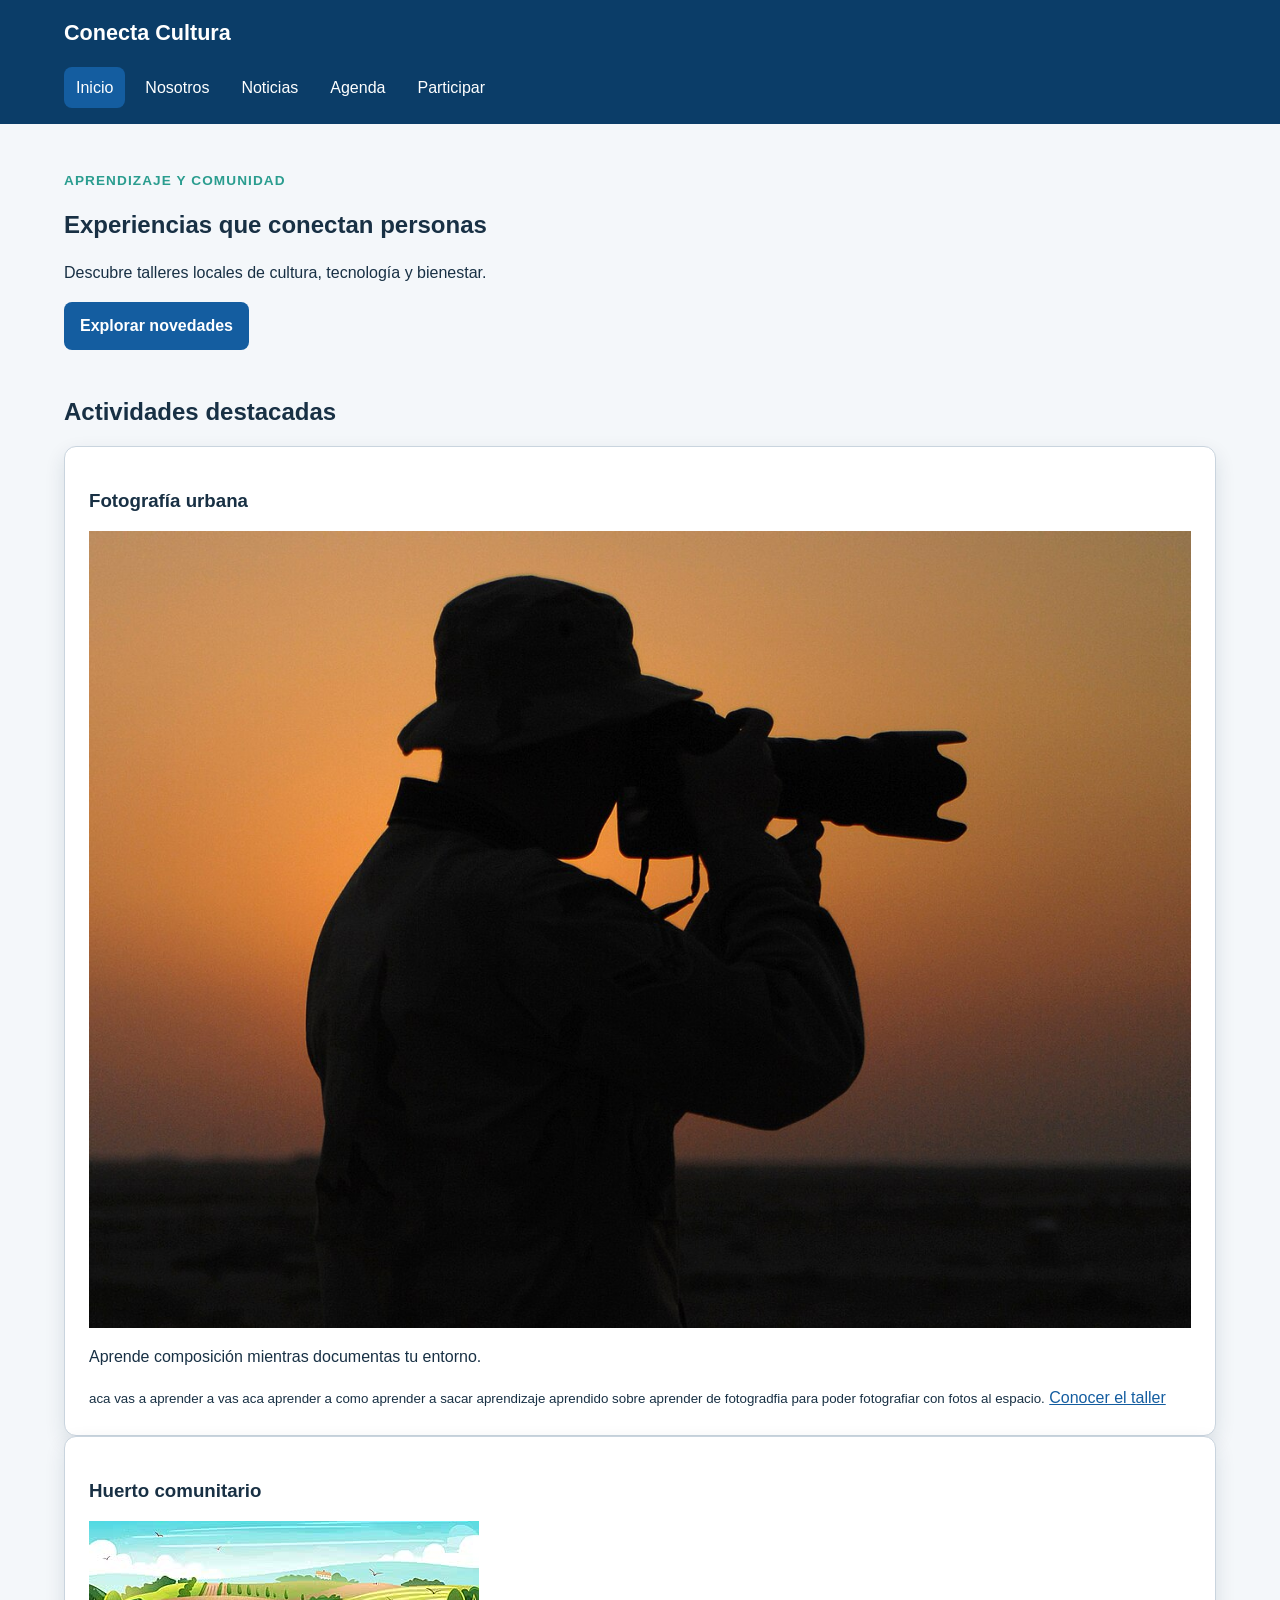
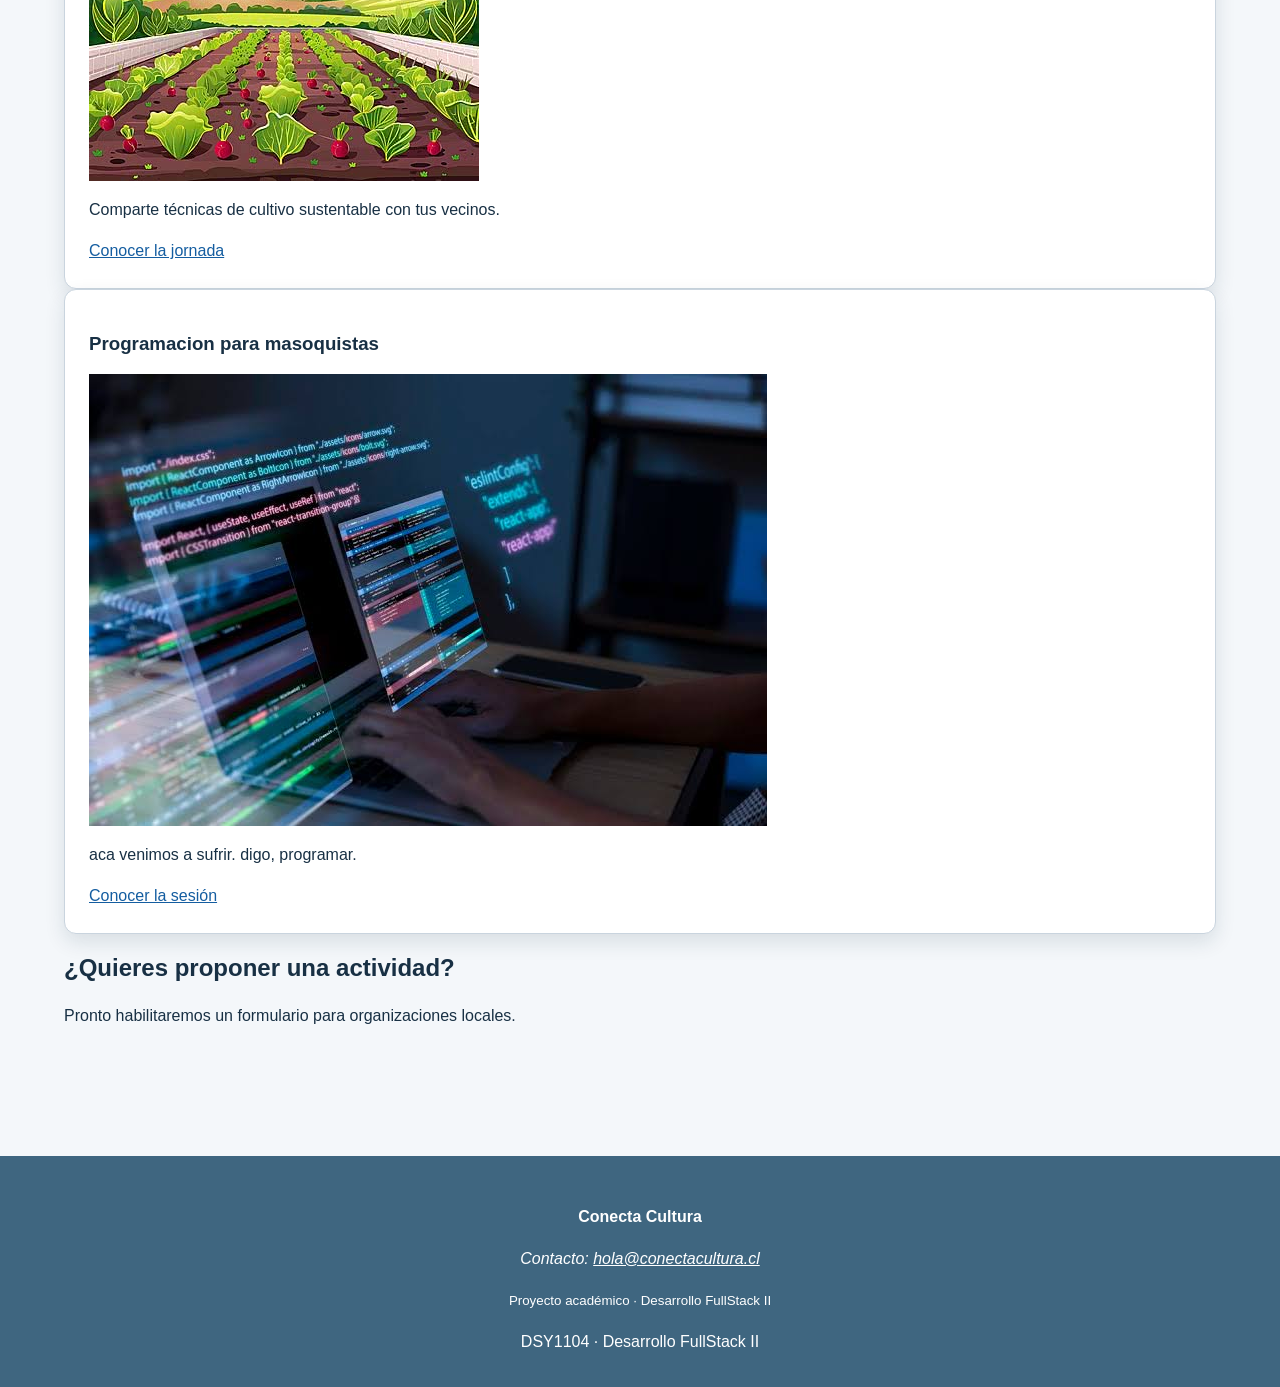
<file: index.html>
<!DOCTYPE html>
<html lang="es">
    <head>
        <meta charset="UTF-8">
        <meta name="viewport" content="width=device-width, initial-scale=1.0">
        <meta name="description" content="Talleres y actividades de Conecta Cultura">
        <title>Inicio | Conecta Cultura</title>
        <link rel="stylesheet" href="assets/css/estilos.css">
    </head>

    <body>
        <a class="salto-contenido" href="#contenido-principal">
            Ir al contenido
        </a>

        <header class="cabecera-sitio">
            <a class="marca" href="index.html">Conecta Cultura</a>

            <nav aria-label="Navegación principal">
                <ul class="menu">
                    <li><a href="index.html" aria-current="page">Inicio</a></li>
                    <li><a href="nosotros.html">Nosotros</a></li>
                    <li><a href="noticias.html">Noticias</a></li>
                    <li><a href="agenda.html">Agenda</a></li>
                    <li><a href="participar.html">Participar</a></li>
                </ul>
            </nav>
        </header>

        <main id="contenido-principal">
            <section class="presentacion">
                <p class="etiqueta">Aprendizaje y comunidad</p>
                <h1>Experiencias que conectan personas</h1>
                <p>
                    Descubre talleres locales de cultura, tecnología y bienestar.
                </p>
                <a class="boton" href="noticias.html">Explorar novedades</a>
            </section>

            <section aria-labelledby="titulo-actividades">
                <h2 id="titulo-actividades">Actividades destacadas</h2>

                <div class="grilla-tarjetas">
                    <article class="tarjeta">
                        <h3>Fotografía urbana</h3>
                        <img
                            src="assets/img/fotografia.jpg"
                            alt="Persona fotografiando el paisaje con una cámara de video"
                        >
                        <p>
                            Aprende composición mientras documentas tu entorno.
                        </p>
                        <small>aca vas a aprender a vas aca aprender a como aprender a sacar aprendizaje aprendido sobre aprender de fotogradfia para poder fotografiar con fotos al espacio.</small>
                        <a href="noticia-detalle-1.html">
                            Conocer el taller
                        </a>
                    </article>

                    <article class="tarjeta">
                        <h3>Huerto comunitario</h3>
                        <img
                            src="assets/img/huerto.jpg"
                            alt="Huerto con hileras de hortalizas, lechugas y rábanos"
                        >
                        <p>
                            Comparte técnicas de cultivo sustentable con tus vecinos.
                        </p>
                        <a href="noticia-detalle-2.html">
                            Conocer la jornada
                        </a>
                    </article>

                    <article class="tarjeta">
                        <h3>Programacion para masoquistas</h3>
                        <img
                            src="assets/img/programacion.jpg"
                            alt="Persona programando frente a varias pantallas con código"
                        >
                        <p>
                            aca venimos a sufrir. digo, programar.
                        </p>
                        <a href="noticia-detalle-3.html">
                            Conocer la sesión
                        </a>
                    </article> 
        
                </div>
            </section>

            <aside class="aviso" aria-labelledby="titulo-aviso">
                <h2 id="titulo-aviso">¿Quieres proponer una actividad?</h2>
                <p>
                    Pronto habilitaremos un formulario para organizaciones locales.
                </p>
            </aside>
        </main>

        <footer class="pie-sitio">
            <p><strong>Conecta Cultura</strong></p>

            <address>
                Contacto:
                <a href="mailto:hola@conectacultura.cl">
                    hola@conectacultura.cl
                </a>
            </address>

            <p>
                <small>Proyecto académico · Desarrollo FullStack II</small>
            </p>

            DSY1104 · Desarrollo FullStack II
        </footer>

        <script src="assets/js/app.js"></script>
    </body>
</html>
</file>
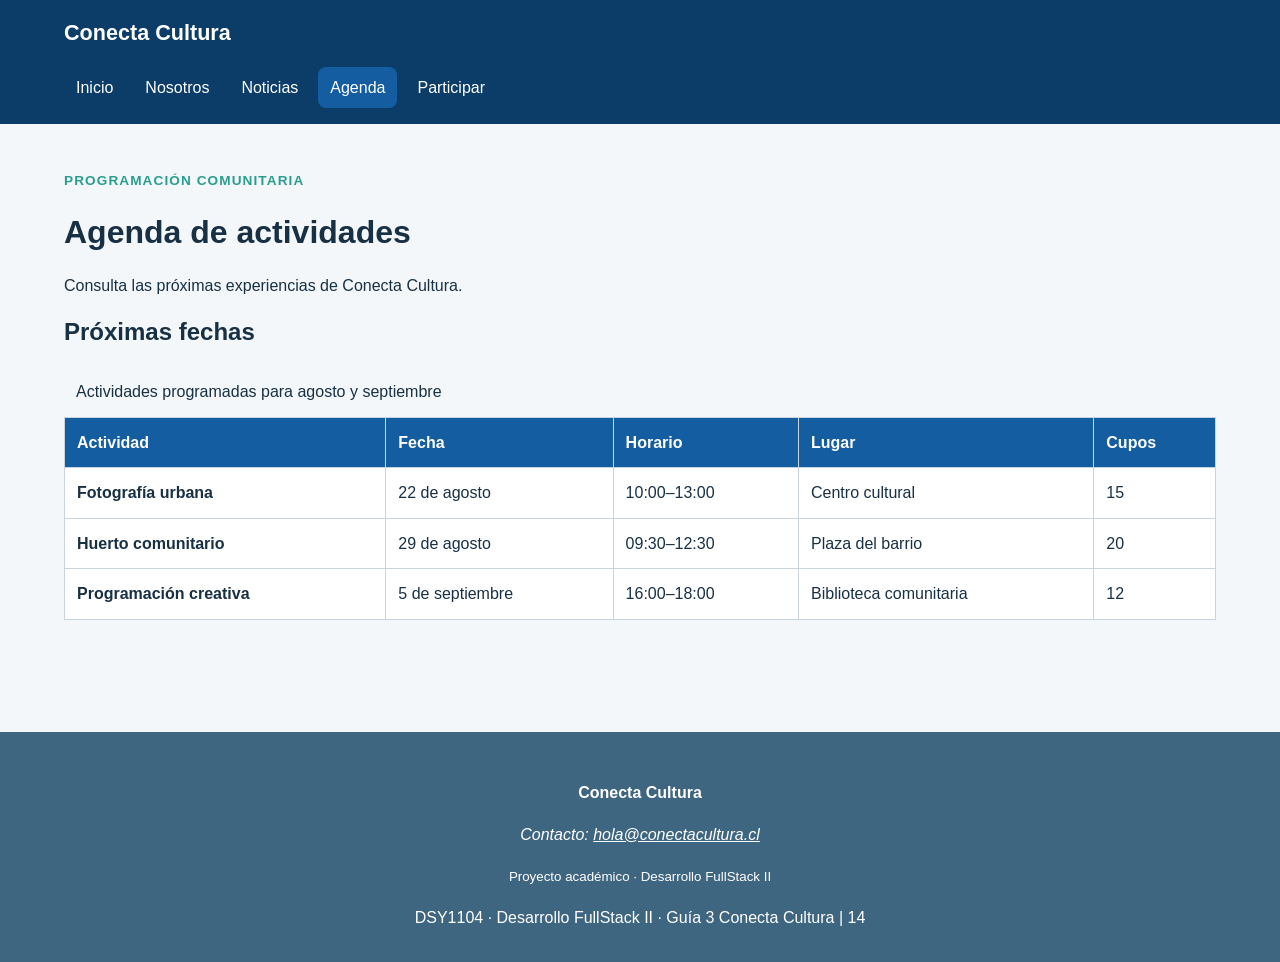
<file: agenda.html>
<!DOCTYPE html>
<html lang="es">
    <head>
        <meta charset="UTF-8">
        <meta name="viewport" content="width=device-width, initial-scale=1.0">
        <meta name="description" content="Talleres y actividades de Conecta Cultura">
        <title>Agenda | Conecta Cultura</title>
        <link rel="stylesheet" href="assets/css/estilos.css">
    </head>

    <body>
        <a class="salto-contenido" href="#contenido-principal">
            Ir al contenido
        </a>

        <header class="cabecera-sitio">
            <a class="marca" href="index.html">Conecta Cultura</a>

            <nav aria-label="Navegación principal">
                <ul class="menu">
                    <li><a href="index.html">Inicio</a></li>
                    <li><a href="nosotros.html">Nosotros</a></li>
                    <li><a href="noticias.html">Noticias</a></li>
                    <li><a href="agenda.html" aria-current="page">Agenda</a></li>
                    <li><a href="participar.html">Participar</a></li>
                </ul>
            </nav>
        </header>

        <main id="contenido-principal">
            <header class="encabezado-pagina">
                <p class="etiqueta">Programación comunitaria</p>
                <h1>Agenda de actividades</h1>
                <p>Consulta las próximas experiencias de Conecta Cultura.</p>
            </header>

            <section aria-labelledby="titulo-agenda">
                <h2 id="titulo-agenda">Próximas fechas</h2>

                <div
                    class="tabla-contenedor"
                    tabindex="0"
                    aria-label="Agenda desplazable horizontalmente"
                >
                    <table>
                        <caption>Actividades programadas para agosto y septiembre</caption>

                        <thead>
                            <tr>
                                <th scope="col">Actividad</th>
                                <th scope="col">Fecha</th>
                                <th scope="col">Horario</th>
                                <th scope="col">Lugar</th>
                                <th scope="col">Cupos</th>
                            </tr>
                        </thead>

                        <tbody>
                            <tr>
                                <th scope="row">Fotografía urbana</th>
                                <td>
                                    <time datetime="2026-08-22">22 de agosto</time>
                                </td>
                                <td>
                                    <time datetime="10:00">10:00</time>–13:00
                                </td>
                                <td>Centro cultural</td>
                                <td>15</td>
                            </tr>

                            <tr>
                                <th scope="row">Huerto comunitario</th>
                                <td>
                                    <time datetime="2026-08-29">29 de agosto</time>
                                </td>
                                <td>
                                    <time datetime="09:30">09:30</time>–12:30
                                </td>
                                <td>Plaza del barrio</td>
                                <td>20</td>
                            </tr>

                            <tr>
                                <th scope="row">Programación creativa</th>
                                <td>
                                    <time datetime="2026-09-05">5 de septiembre</time>
                                </td>
                                <td>
                                    <time datetime="16:00">16:00</time>–18:00
                                </td>
                                <td>Biblioteca comunitaria</td>
                                <td>12</td>
                            </tr>
                        </tbody>
                    </table>
                </div>
            </section>
        </main>

        <footer class="pie-sitio">
            <p><strong>Conecta Cultura</strong></p>

            <address>
                Contacto:
                <a href="mailto:hola@conectacultura.cl">
                    hola@conectacultura.cl
                </a>
            </address>

            <p>
                <small>Proyecto académico · Desarrollo FullStack II</small>
            </p>

            DSY1104 · Desarrollo FullStack II · Guía 3
            Conecta Cultura | 14
        </footer>

        <script src="assets/js/app.js"></script>
    </body>
</html>
</file>
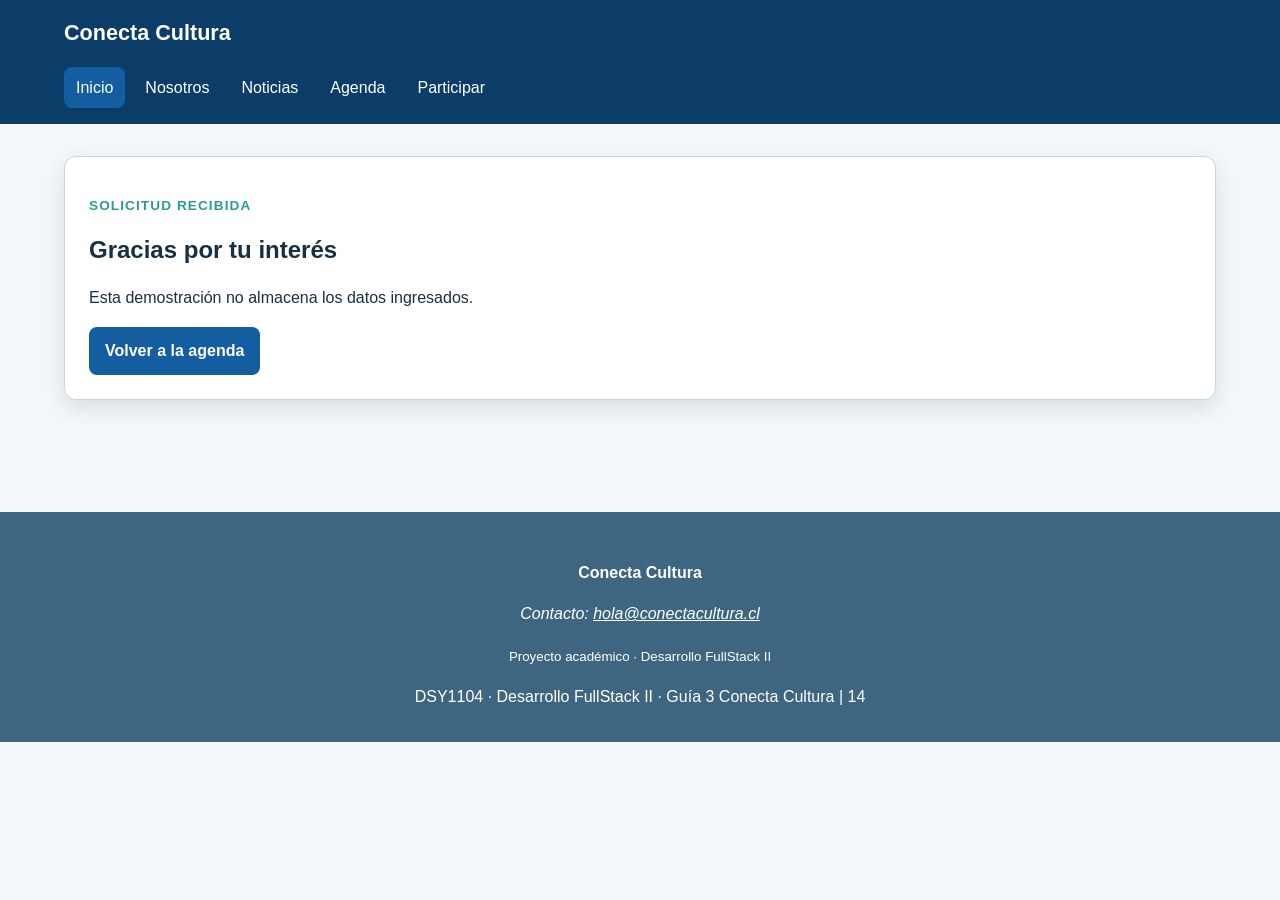
<file: confirmacion.html>
<!DOCTYPE html>
<html lang="es">
    <head>
        <meta charset="UTF-8">
        <meta name="viewport" content="width=device-width, initial-scale=1.0">
        <meta name="description" content="Talleres y actividades de Conecta Cultura">
        <title>Confirmacion | Conecta Cultura</title>
        <link rel="stylesheet" href="assets/css/estilos.css">
    </head>

    <body>
        <a class="salto-contenido" href="#contenido-principal">
            Ir al contenido
        </a>

        <header class="cabecera-sitio">
            <a class="marca" href="index.html">Conecta Cultura</a>

            <nav aria-label="Navegación principal">
                <ul class="menu">
                    <li>
                        <a href="index.html" aria-current="page">Inicio</a>
                    </li>
                    <li><a href="nosotros.html">Nosotros</a></li>
                    <li><a href="noticias.html">Noticias</a></li>
                    <li><a href="Agenda.html">Agenda</a></li>
                    <li><a href="participar.html">Participar</a></li>
                </ul>
            </nav>
        </header>

        <main id="contenido-principal">
            <section class="mensaje-confirmacion">
                <p class="etiqueta">Solicitud recibida</p>
                <h1>Gracias por tu interés</h1>
                <p>Esta demostración no almacena los datos ingresados.</p>
                <a class="boton" href="agenda.html">Volver a la agenda</a>
            </section>
        </main>

        <footer class="pie-sitio">
            <p><strong>Conecta Cultura</strong></p>

            <address>
                Contacto:
                <a href="mailto:hola@conectacultura.cl">
                    hola@conectacultura.cl
                </a>
            </address>

            <p>
                <small>Proyecto académico · Desarrollo FullStack II</small>
            </p>

            DSY1104 · Desarrollo FullStack II · Guía 3
            Conecta Cultura | 14
        </footer>

        <script src="assets/js/app.js"></script>
    </body>
</html>
</file>
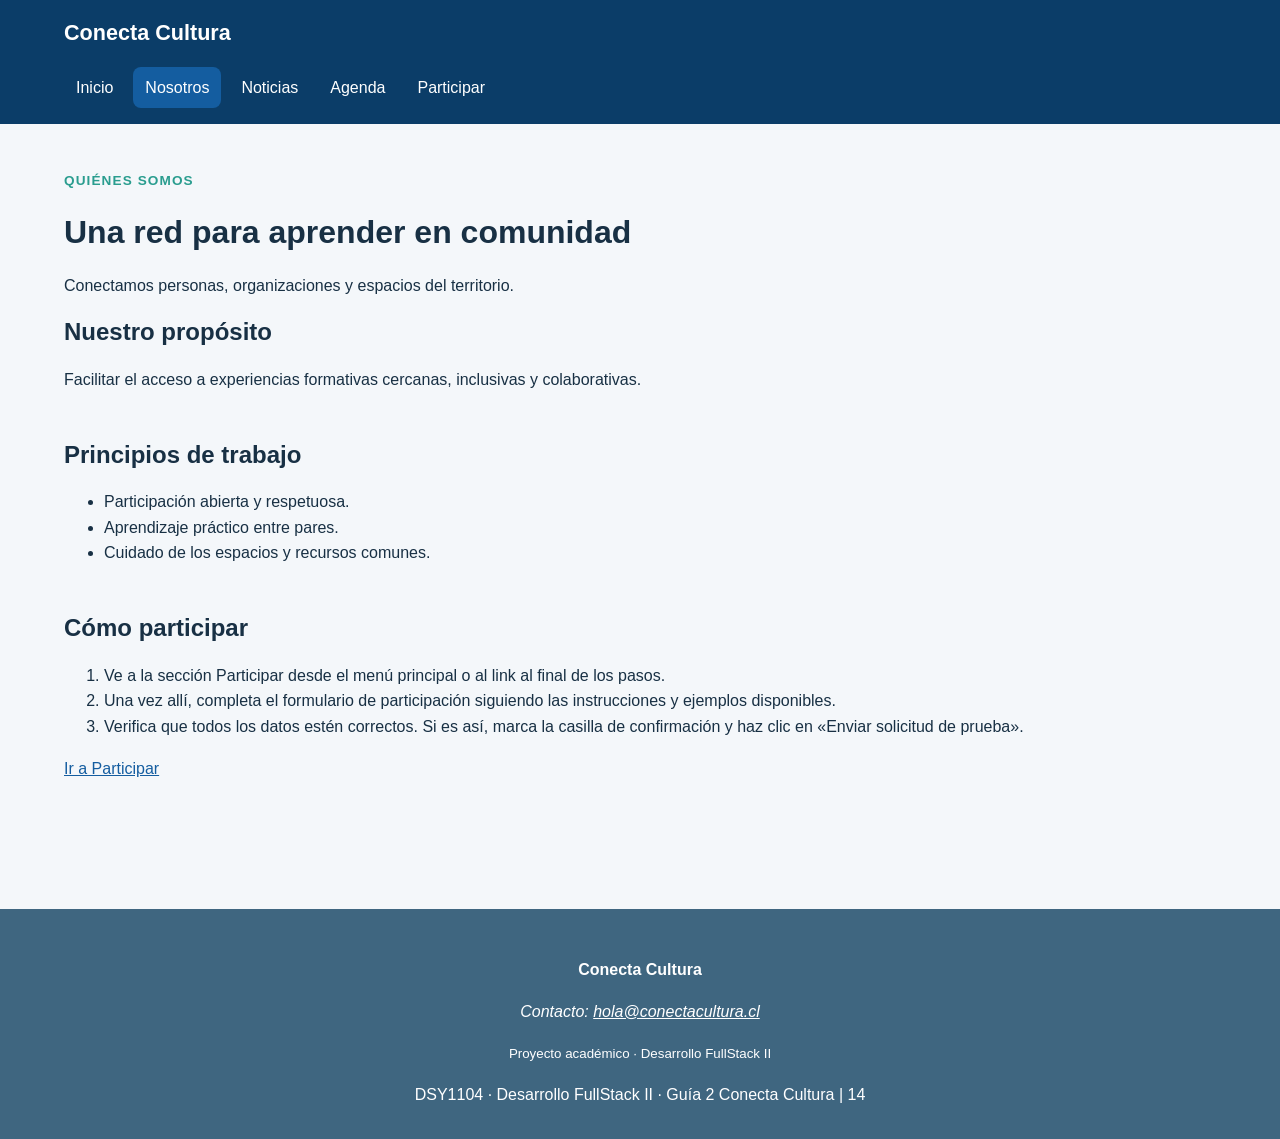
<file: nosotros.html>
<!DOCTYPE html>
<html lang="es">
    <head>
        <meta charset="UTF-8">
        <meta name="viewport" content="width=device-width, initial-scale=1.0">
        <meta name="description" content="Talleres y actividades de Conecta Cultura">
        <title>Nosotros | Conecta Cultura</title>
        <link rel="stylesheet" href="assets/css/estilos.css">
    </head>

    <body>
        <a class="salto-contenido" href="#contenido-principal">
            Ir al contenido
        </a>

        <header class="cabecera-sitio">
            <a class="marca" href="index.html">Conecta Cultura</a>

            <nav aria-label="Navegación principal">
                <ul class="menu">
                    <li><a href="index.html">Inicio</a></li>
                    <li><a href="nosotros.html" aria-current="page">Nosotros</a></li>
                    <li><a href="noticias.html">Noticias</a></li>
                    <li><a href="agenda.html">Agenda</a></li>
                    <li><a href="participar.html">Participar</a></li>
                </ul>
            </nav>
        </header>

        <main id="contenido-principal">
    <header class="encabezado-pagina">
        <p class="etiqueta">Quiénes somos</p>
        <h1>Una red para aprender en comunidad</h1>
        <p>Conectamos personas, organizaciones y espacios del territorio.</p>
    </header>

    <section aria-labelledby="titulo-proposito">
        <h2 id="titulo-proposito">Nuestro propósito</h2>
        <p>
            Facilitar el acceso a experiencias formativas cercanas,
            inclusivas y colaborativas.
        </p>
    </section>

    <section aria-labelledby="titulo-principios">
        <h2 id="titulo-principios">Principios de trabajo</h2>
        <ul>
            <li>Participación abierta y respetuosa.</li>
            <li>Aprendizaje práctico entre pares.</li>
            <li>Cuidado de los espacios y recursos comunes.</li>
        </ul>
    </section>

    <section aria-labelledby="titulo-como-participar">
        <h2 id="titulo-como-participar">Cómo participar</h2>
        <ol>
            <li>
                Ve a la sección Participar desde el menú principal o al link al final de los pasos.
            </li>
            <li>
                Una vez allí, completa el formulario de participación siguiendo
                las instrucciones y ejemplos disponibles.
            </li>
            <li>
                Verifica que todos los datos estén correctos. Si es así, marca la
                casilla de confirmación y haz clic en «Enviar solicitud de prueba».
            </li>
        </ol>
        <p>
            <a href="participar.html">Ir a Participar</a>
        </p>
    </section>
</main>
        <footer class="pie-sitio">
            <p><strong>Conecta Cultura</strong></p>

            <address>
                Contacto:
                <a href="mailto:hola@conectacultura.cl">
                    hola@conectacultura.cl
                </a>
            </address>

            <p>
                <small>Proyecto académico · Desarrollo FullStack II</small>
            </p>

            DSY1104 · Desarrollo FullStack II · Guía 2
            Conecta Cultura | 14
        </footer>

        <script src="assets/js/app.js"></script>
    </body>
</html>
</file>
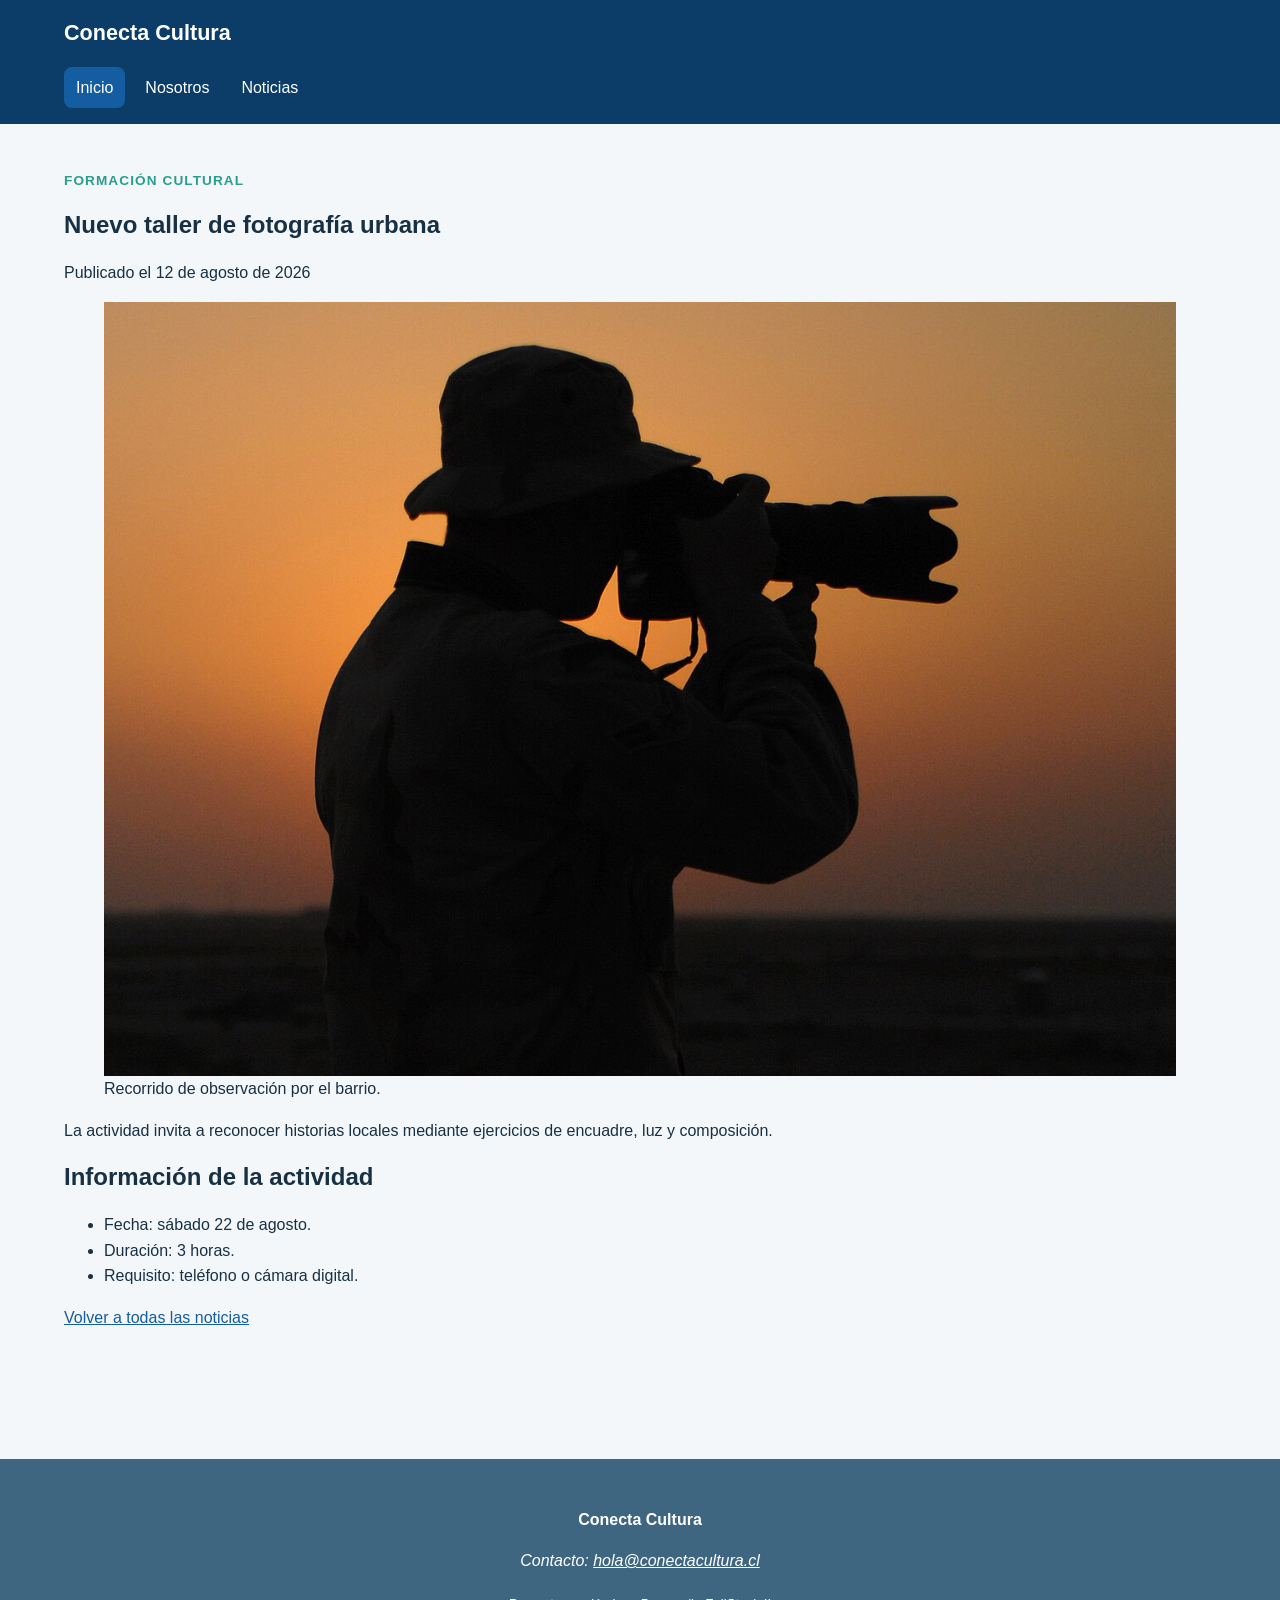
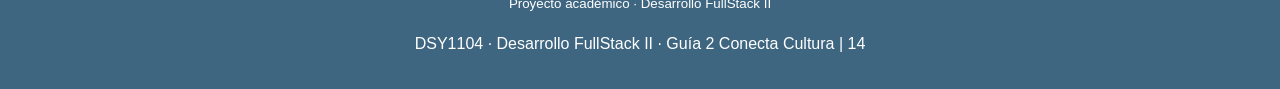
<file: noticia-detalle-1.html>
<!DOCTYPE html>
<html lang="es">
    <head>
        <meta charset="UTF-8">
        <meta name="viewport" content="width=device-width, initial-scale=1.0">
        <meta name="description" content="Talleres y actividades de Conecta Cultura">
        <title>Noticia detalle 1 | Conecta Cultura</title>
        <link rel="stylesheet" href="assets/css/estilos.css">
    </head>

    <body>
        <a class="salto-contenido" href="#contenido-principal">
            Ir al contenido
        </a>

        <header class="cabecera-sitio">
            <a class="marca" href="index.html">Conecta Cultura</a>

            <nav aria-label="Navegación principal">
                <ul class="menu">
                    <li>
                        <a href="index.html" aria-current="page">Inicio</a>
                    </li>
                    <li><a href="nosotros.html">Nosotros</a></li>
                    <li><a href="noticias.html">Noticias</a></li>
                </ul>
            </nav>
        </header>

        <main id="contenido-principal">
            <article class="noticia-completa">
                <header>
                    <p class="etiqueta">Formación cultural</p>
                    <h1>Nuevo taller de fotografía urbana</h1>
                    <p>
                        Publicado el
                        <time datetime="2026-08-12">12 de agosto de 2026</time>
                    </p>
                </header>

                <figure>
                    <img
                        src="assets/img/fotografia.jpg"
                        alt="Persona fotografiando el paisaje con una cámara de video"
                    >
                    <figcaption>Recorrido de observación por el barrio.</figcaption>
                </figure>

                <p>
                    La actividad invita a reconocer historias locales mediante
                    ejercicios de encuadre, luz y composición.
                </p>

                <h2>Información de la actividad</h2>

                <ul>
                    <li>Fecha: sábado 22 de agosto.</li>
                    <li>Duración: 3 horas.</li>
                    <li>Requisito: teléfono o cámara digital.</li>
                </ul>

                <p>
                    <a href="noticias.html">Volver a todas las noticias</a>
                </p>
            </article>
        </main>

        <footer class="pie-sitio">
            <p><strong>Conecta Cultura</strong></p>

            <address>
                Contacto:
                <a href="mailto:hola@conectacultura.cl">
                    hola@conectacultura.cl
                </a>
            </address>

            <p>
                <small>Proyecto académico · Desarrollo FullStack II</small>
            </p>

            DSY1104 · Desarrollo FullStack II · Guía 2
            Conecta Cultura | 14
        </footer>

        <script src="assets/js/app.js"></script>
    </body>
</html>
</file>
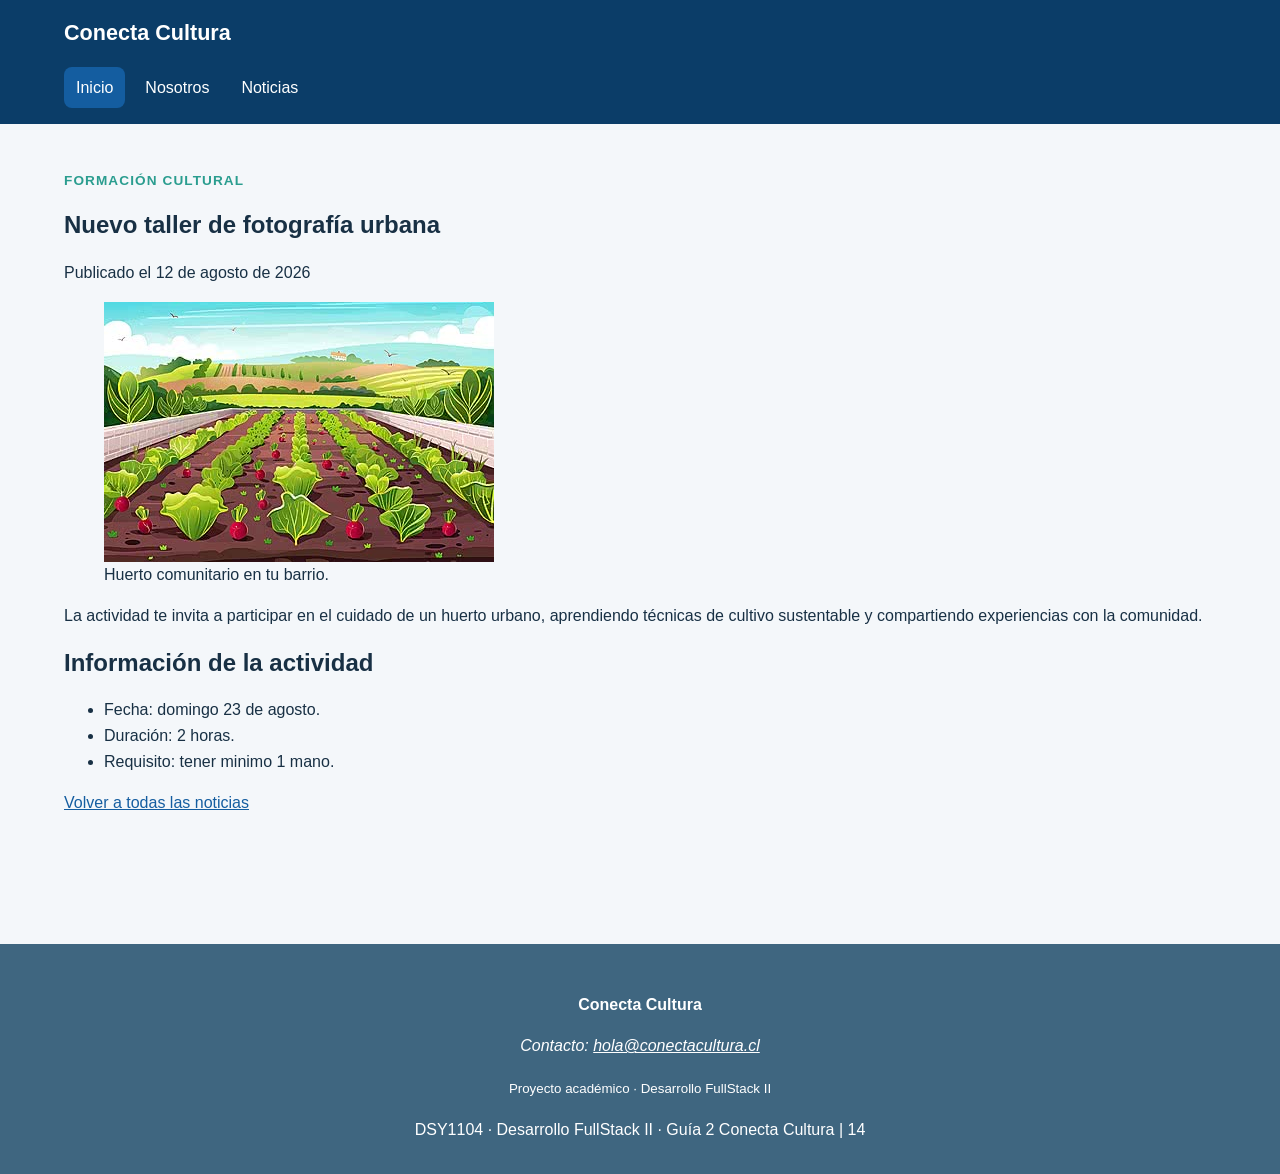
<file: noticia-detalle-2.html>
<!DOCTYPE html>
<html lang="es">
    <head>
        <meta charset="UTF-8">
        <meta name="viewport" content="width=device-width, initial-scale=1.0">
        <meta name="description" content="Talleres y actividades de Conecta Cultura">
        <title>Noticia detalle 2 | Conecta Cultura</title>
        <link rel="stylesheet" href="assets/css/estilos.css">
    </head>

    <body>
        <a class="salto-contenido" href="#contenido-principal">
            Ir al contenido
        </a>

        <header class="cabecera-sitio">
            <a class="marca" href="index.html">Conecta Cultura</a>

            <nav aria-label="Navegación principal">
                <ul class="menu">
                    <li>
                        <a href="index.html" aria-current="page">Inicio</a>
                    </li>
                    <li><a href="nosotros.html">Nosotros</a></li>
                    <li><a href="noticias.html">Noticias</a></li>
                </ul>
            </nav>
        </header>

        <main id="contenido-principal">
            <article class="noticia-completa">
                <header>
                    <p class="etiqueta">Formación cultural</p>
                    <h1>Nuevo taller de fotografía urbana</h1>
                    <p>
                        Publicado el
                        <time datetime="2026-08-12">12 de agosto de 2026</time>
                    </p>
                </header>

                <figure>
                    <img
                        src="assets/img/huerto.jpg"
                        alt="Huerto con hileras de hortalizas, lechugas y rábanos"
                    >
                    <figcaption>Huerto comunitario en tu barrio.</figcaption>
                </figure>

                <p>
                    La actividad te invita a participar en el cuidado de un huerto urbano,
                    aprendiendo técnicas de cultivo sustentable y compartiendo experiencias con la comunidad.
                </p>

                <h2>Información de la actividad</h2>

                <ul>
                    <li>Fecha: domingo 23 de agosto.</li>
                    <li>Duración: 2 horas.</li>
                    <li>Requisito: tener minimo 1 mano.</li>
                </ul>

                <p>
                    <a href="noticias.html">Volver a todas las noticias</a>
                </p>
            </article>
        </main>

        <footer class="pie-sitio">
            <p><strong>Conecta Cultura</strong></p>

            <address>
                Contacto:
                <a href="mailto:hola@conectacultura.cl">
                    hola@conectacultura.cl
                </a>
            </address>

            <p>
                <small>Proyecto académico · Desarrollo FullStack II</small>
            </p>

            DSY1104 · Desarrollo FullStack II · Guía 2
            Conecta Cultura | 14
        </footer>

        <script src="assets/js/app.js"></script>
    </body>
</html>
</file>
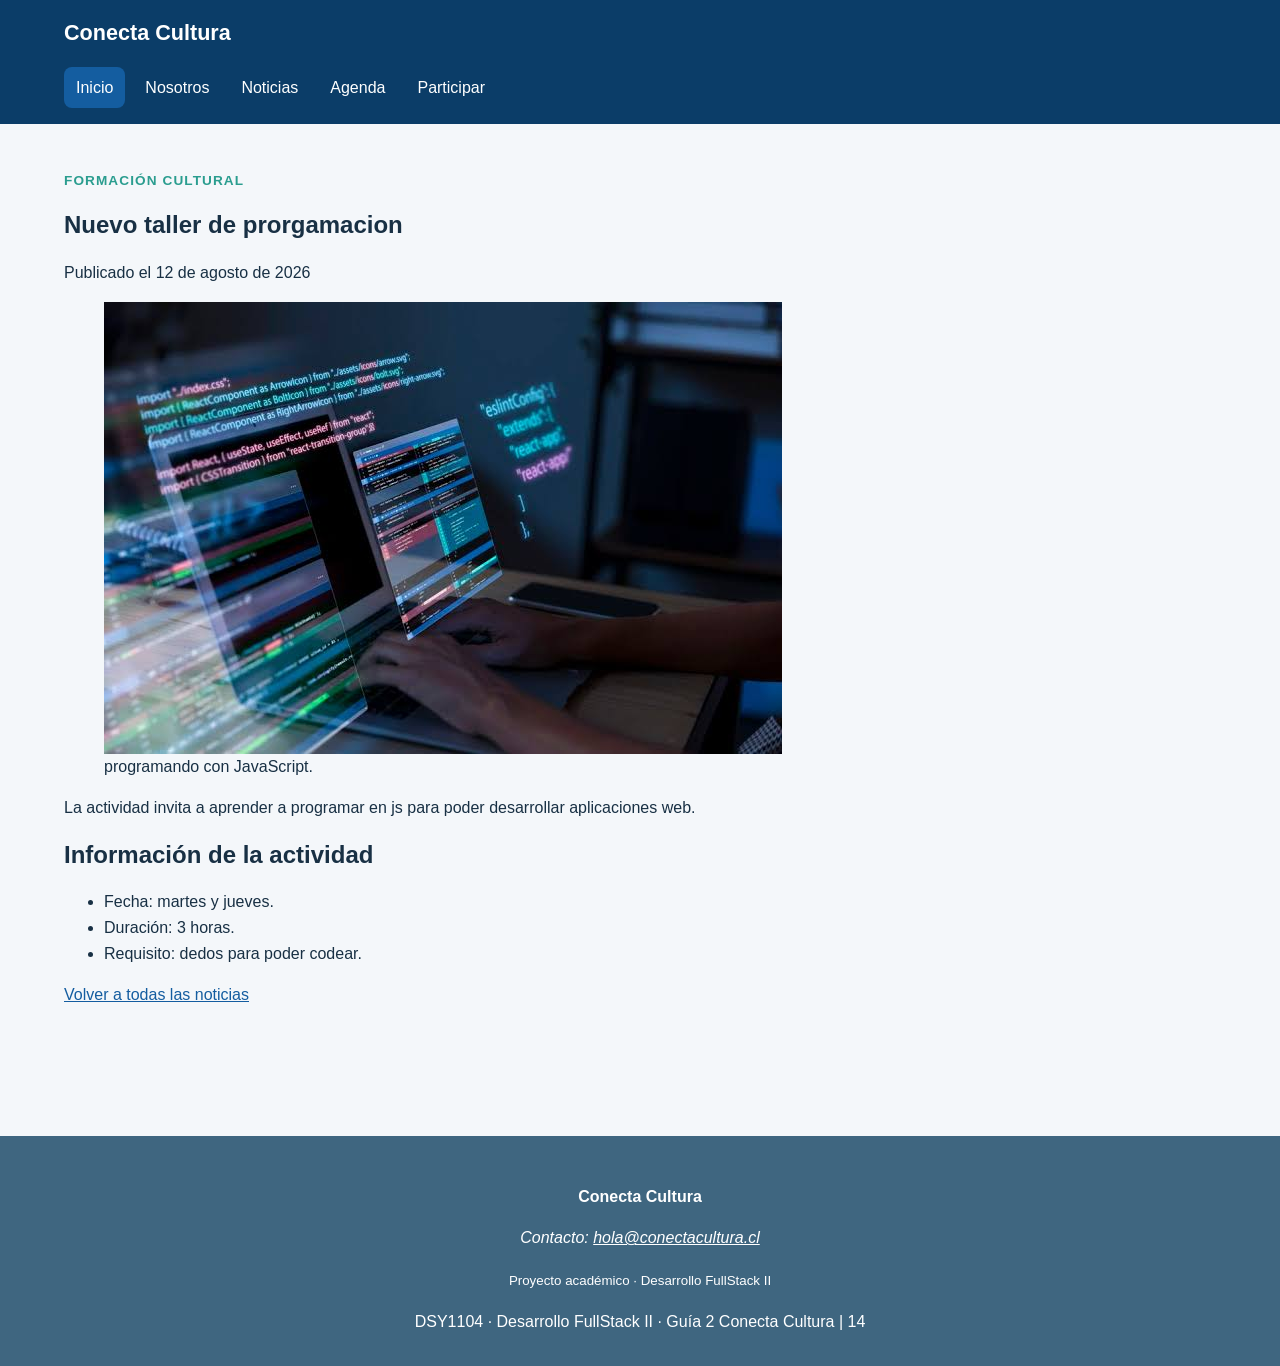
<file: noticia-detalle-3.html>
<!DOCTYPE html>
<html lang="es">
    <head>
        <meta charset="UTF-8">
        <meta name="viewport" content="width=device-width, initial-scale=1.0">
        <meta name="description" content="Talleres y actividades de Conecta Cultura">
        <title>Noticia detalle 3 | Conecta Cultura</title>
        <link rel="stylesheet" href="assets/css/estilos.css">
    </head>

    <body>
        <a class="salto-contenido" href="#contenido-principal">
            Ir al contenido
        </a>

        <header class="cabecera-sitio">
            <a class="marca" href="index.html">Conecta Cultura</a>

            <nav aria-label="Navegación principal">
                <ul class="menu">
                    <li><a href="index.html" aria-current="page">Inicio</a></li>
                    <li><a href="nosotros.html">Nosotros</a></li>
                    <li><a href="noticias.html">Noticias</a></li>
                    <li><a href="agenda.html">Agenda</a></li>
                    <li><a href="participar.html">Participar</a></li>
                </ul>
            </nav>
        </header>

        <main id="contenido-principal">
            <article class="noticia-completa">
                <header>
                    <p class="etiqueta">Formación cultural</p>
                    <h1>Nuevo taller de prorgamacion</h1>
                    <p>
                        Publicado el
                        <time datetime="2026-08-12">12 de agosto de 2026</time>
                    </p>
                </header>

                <figure>
                    <img
                        src="assets/img/programacion.jpg"
                        alt="Persona programando frente a varias pantallas con código"
                    >
                    <figcaption>programando con JavaScript.</figcaption>
                </figure>

                <p>
                    La actividad invita a aprender a programar en js para poder desarrollar aplicaciones web.
                </p>

                <h2>Información de la actividad</h2>

                <ul>
                    <li>Fecha: martes y jueves.</li>
                    <li>Duración: 3 horas.</li>
                    <li>Requisito: dedos para poder codear.</li>
                </ul>

                <p>
                    <a href="noticias.html">Volver a todas las noticias</a>
                </p>
            </article>
        </main>

        <footer class="pie-sitio">
            <p><strong>Conecta Cultura</strong></p>

            <address>
                Contacto:
                <a href="mailto:hola@conectacultura.cl">
                    hola@conectacultura.cl
                </a>
            </address>

            <p>
                <small>Proyecto académico · Desarrollo FullStack II</small>
            </p>

            DSY1104 · Desarrollo FullStack II · Guía 2
            Conecta Cultura | 14
        </footer>

        <script src="assets/js/app.js"></script>
    </body>
</html>
</file>
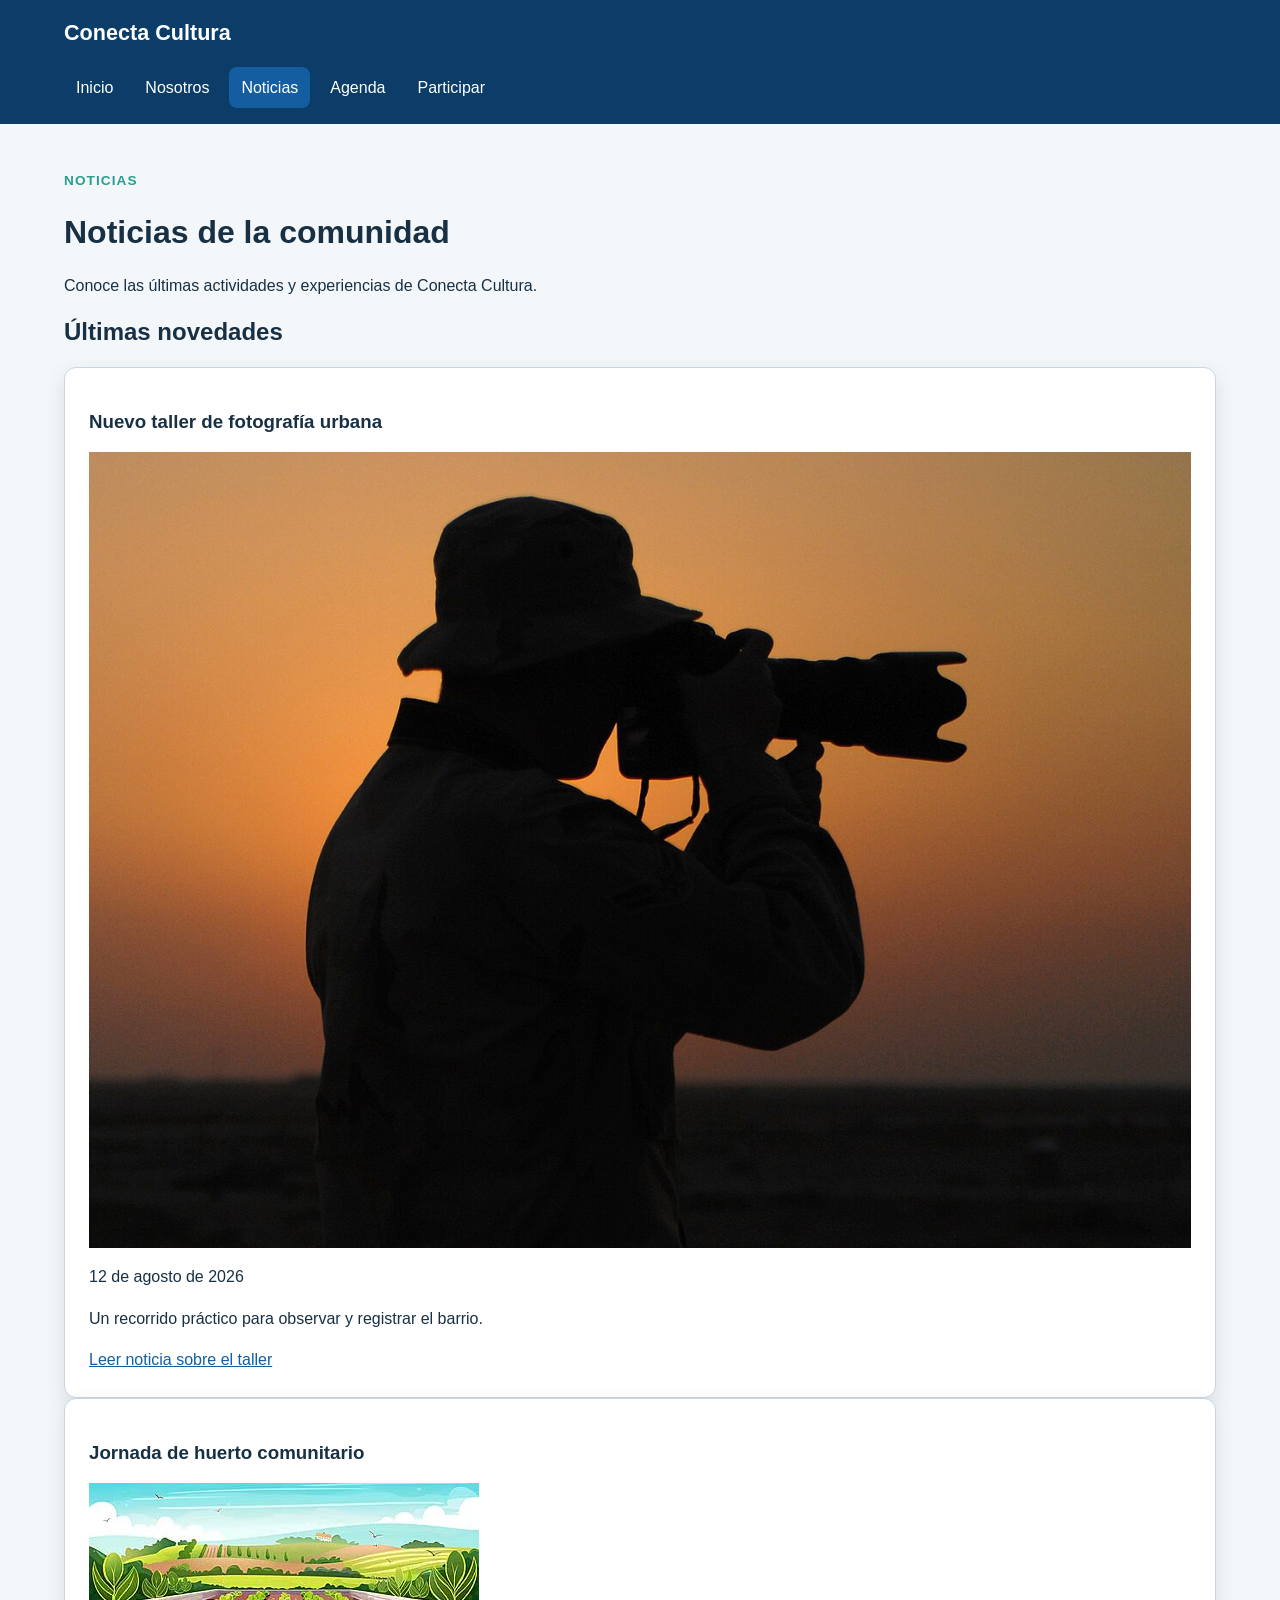
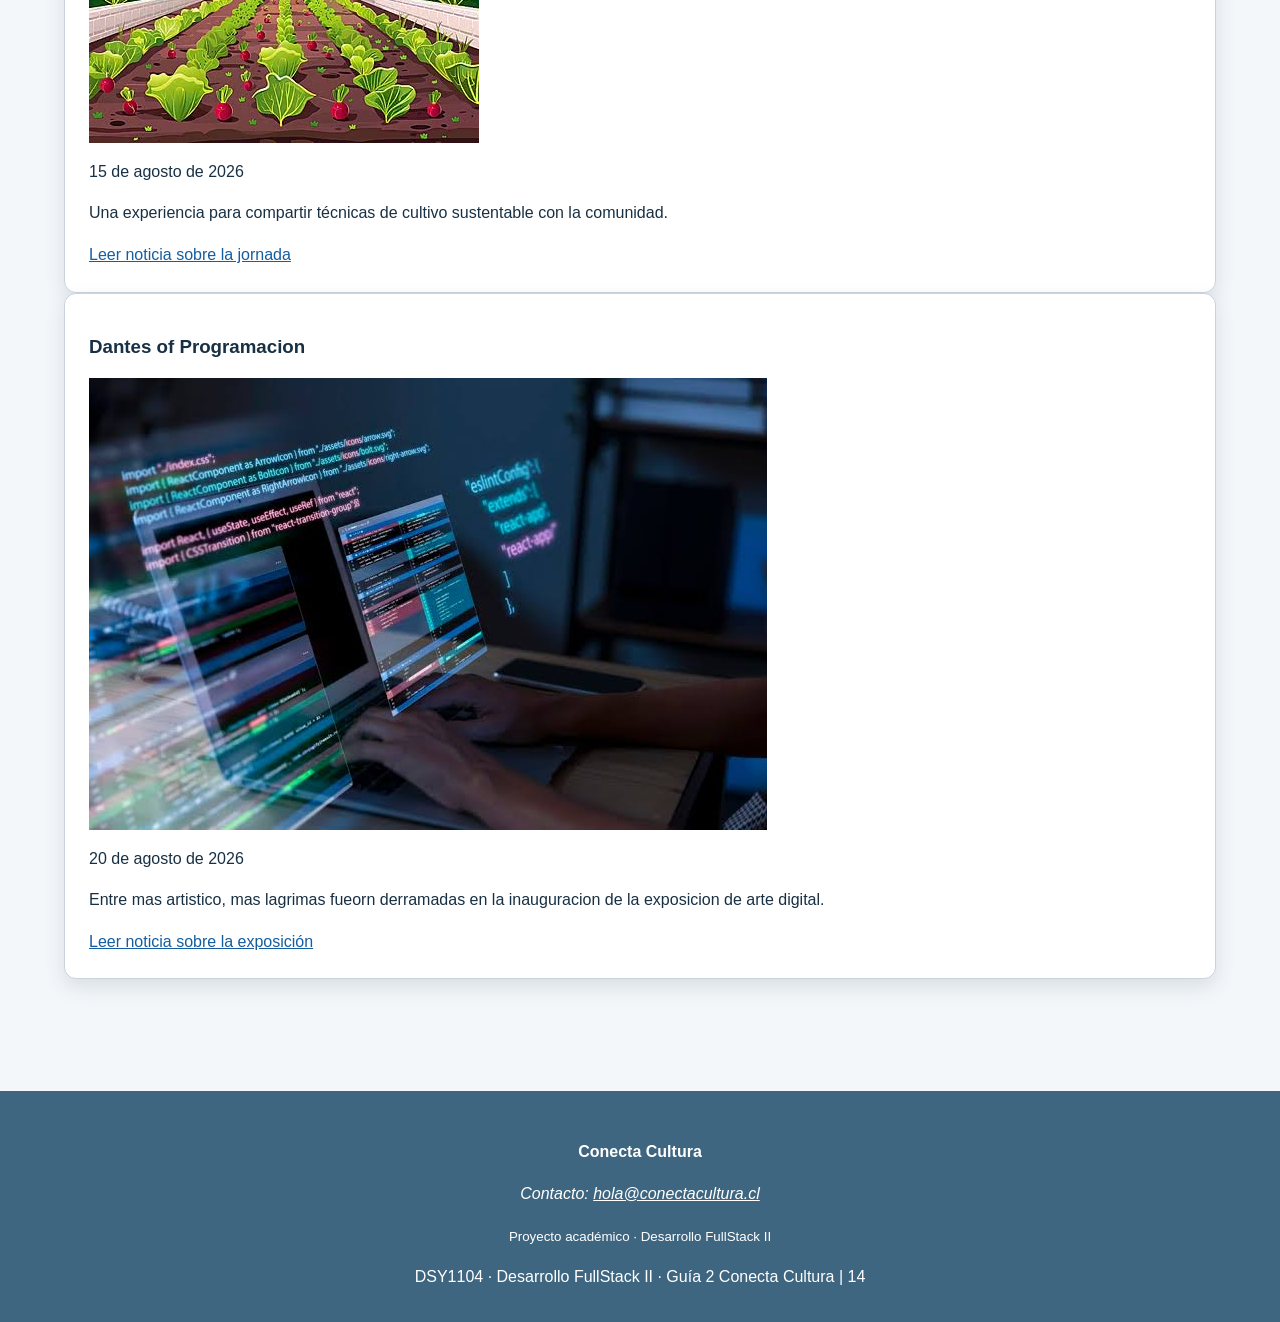
<file: noticias.html>
<!DOCTYPE html>
<html lang="es">
    <head>
        <meta charset="UTF-8">
        <meta name="viewport" content="width=device-width, initial-scale=1.0">
        <meta name="description" content="Talleres y actividades de Conecta Cultura">
        <title>Noticias | Conecta Cultura</title>
        <link rel="stylesheet" href="assets/css/estilos.css">
    </head>

    <body>
        <a class="salto-contenido" href="#contenido-principal">Ir al contenido</a>

        <header class="cabecera-sitio">
            <a class="marca" href="index.html">Conecta Cultura</a>

            <nav aria-label="Navegación principal">
                <ul class="menu">
                    <li><a href="index.html">Inicio</a></li>
                    <li><a href="nosotros.html">Nosotros</a></li>
                    <li><a href="nosotros.html" aria-current="page">Noticias</a</li>
                    <li><a href="agenda.html">Agenda</a></li>
                    <li><a href="participar.html">Participar</a></li>
                </ul>
            </nav>
        </header>

        <main id="contenido-principal">
            <header class="encabezado-pagina">
                <p class="etiqueta">Noticias</p>
                <h1>Noticias de la comunidad</h1>
                <p>Conoce las últimas actividades y experiencias de Conecta Cultura.</p>
            </header>

            <section aria-labelledby="titulo-novedades">
                <h2 id="titulo-novedades">Últimas novedades</h2>

                <div class="grilla-tarjetas">
                    <article class="tarjeta">
                        <h3>Nuevo taller de fotografía urbana</h3>
                        <img
                            src="assets/img/fotografia.jpg"
                            alt="Persona fotografiando el paisaje con una cámara de video"
                        >
                        <p>
                            <time datetime="2026-08-12">12 de agosto de 2026</time>
                        </p>
                        <p>
                            Un recorrido práctico para observar y registrar el barrio.
                        </p>
                        <a href="noticia-detalle-1.html">
                            Leer noticia sobre el taller
                        </a>
                    </article>

                    <article class="tarjeta">
                        <h3>Jornada de huerto comunitario</h3>
                        <img
                            src="assets/img/huerto.jpg"
                            alt="Huerto con hileras de hortalizas, lechugas y rábanos"
                        >
                        <p>
                            <time datetime="2026-08-15">15 de agosto de 2026</time>
                        </p>
                        <p>
                            Una experiencia para compartir técnicas de cultivo sustentable
                            con la comunidad.
                        </p>
                        <a href="noticia-detalle-2.html">
                            Leer noticia sobre la jornada
                        </a>
                    </article>

                    <article class="tarjeta">
                        <h3>Dantes of Programacion</h3>
                        <img
                            src="assets/img/programacion.jpg"
                            alt="Persona programando frente a varias pantallas con código"
                        >
                        <p>
                            <time datetime="2026-08-20">20 de agosto de 2026</time>
                        </p>
                        <p>
                            Entre mas artistico, mas lagrimas fueorn derramadas en la inauguracion de la exposicion de arte digital.
                        </p>
                        <a href="noticia-detalle-3.html">
                            Leer noticia sobre la exposición
                        </a>
                </div>
            </section>
        </main>

        <footer class="pie-sitio">
            <p><strong>Conecta Cultura</strong></p>

            <address>
                Contacto:
                <a href="mailto:hola@conectacultura.cl">hola@conectacultura.cl</a>
            </address>

            <p>
                <small>Proyecto académico · Desarrollo FullStack II</small>
            </p>

            DSY1104 · Desarrollo FullStack II · Guía 2
            Conecta Cultura | 14

        </footer>

        <script src="assets/js/app.js"></script>
    </body>
</html>
</file>
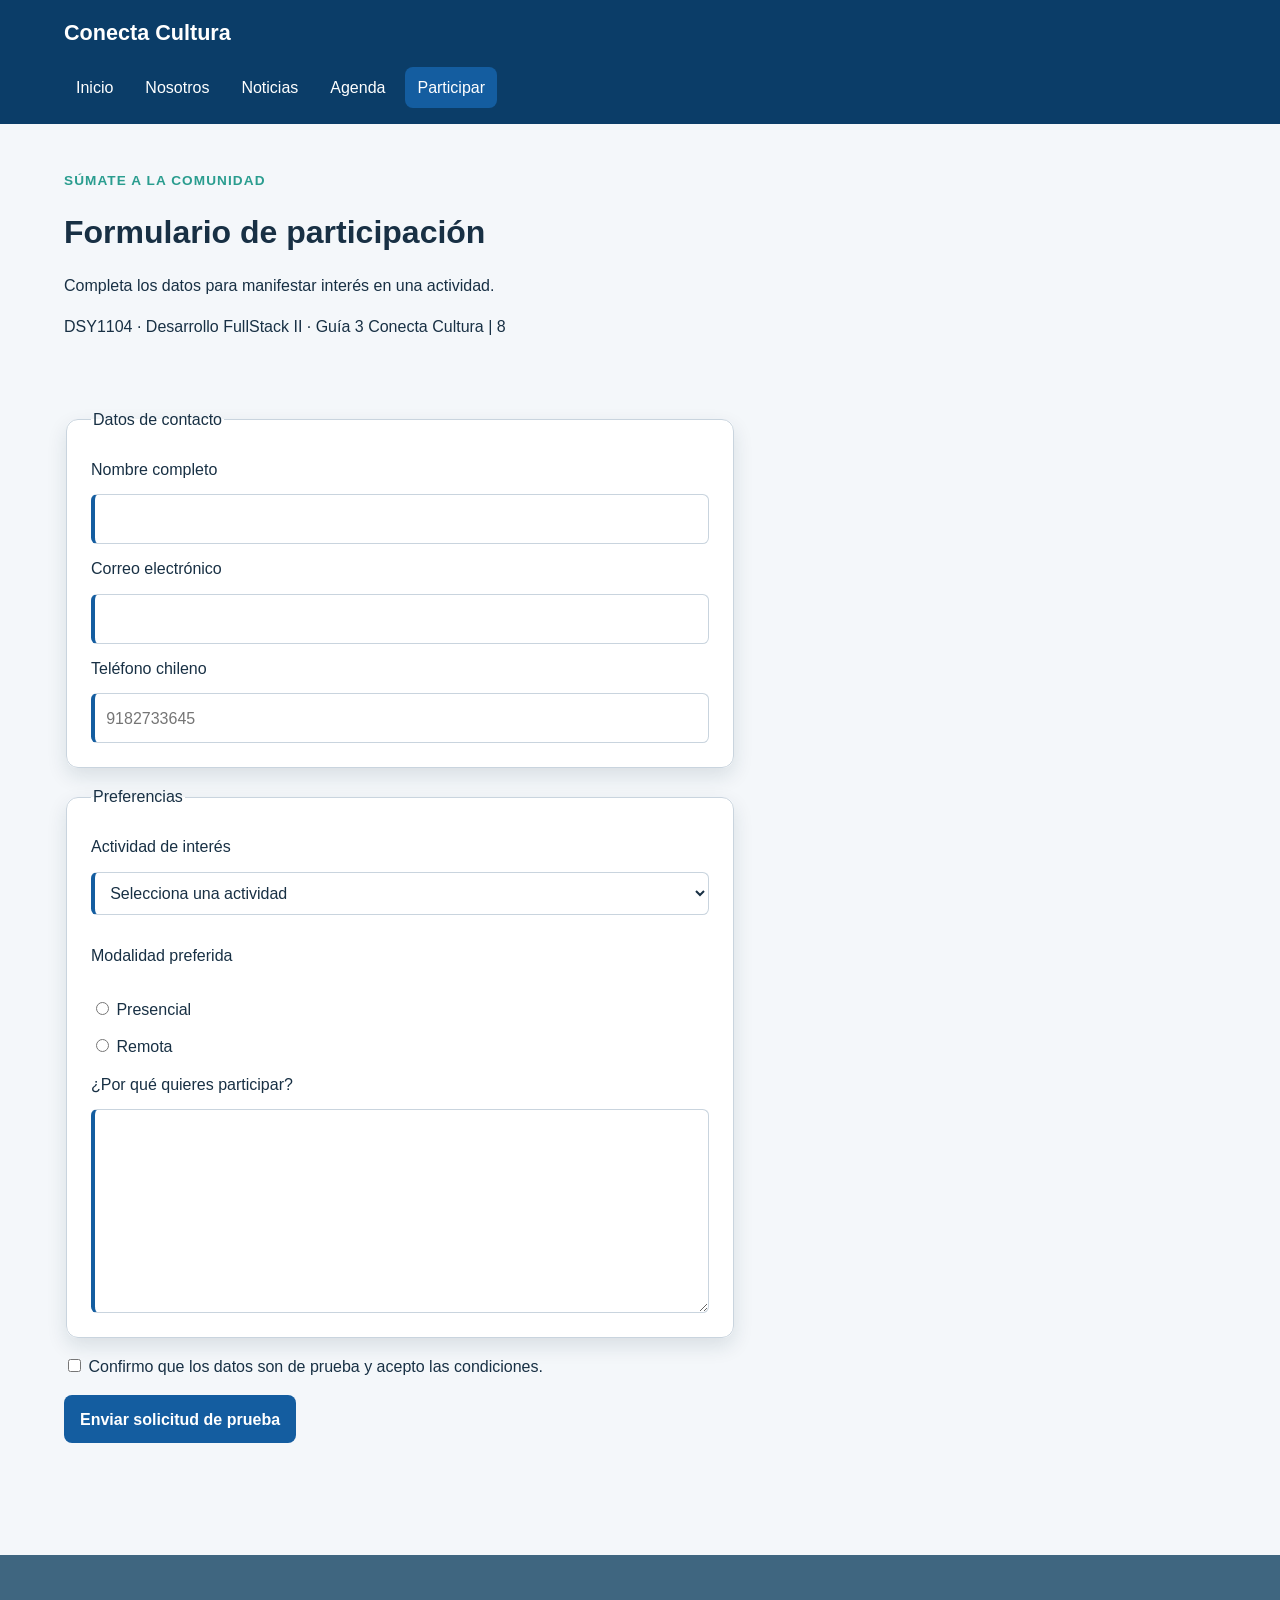
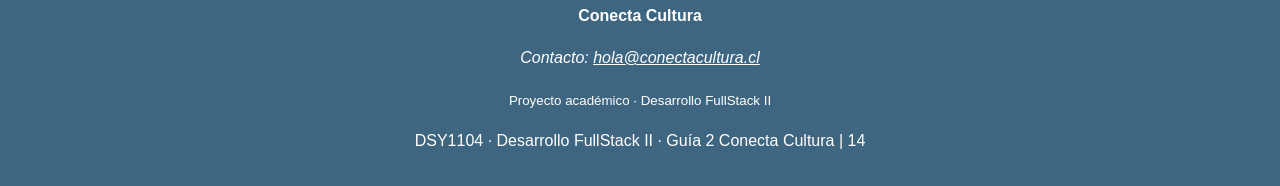
<file: participar.html>
<!DOCTYPE html>
<html lang="es">
    <head>
        <meta charset="UTF-8">
        <meta name="viewport" content="width=device-width, initial-scale=1.0">
        <meta name="description" content="Talleres y actividades de Conecta Cultura">
        <title>Participar | Conecta Cultura</title>
        <link rel="stylesheet" href="assets/css/estilos.css">
    </head>

    <body>
        <a class="salto-contenido" href="#contenido-principal">
            Ir al contenido
        </a>

        <header class="cabecera-sitio">
            <a class="marca" href="index.html">Conecta Cultura</a>

            <nav aria-label="Navegación principal">
                <ul class="menu">
                    <li><a href="index.html">Inicio</a></li>
                    <li><a href="nosotros.html">Nosotros</a></li>
                    <li><a href="noticias.html">Noticias</a></li>
                    <li><a href="Agenda.html">Agenda</a></li>
                    <li><a href="participar.html" aria-current="page">Participar</a></li>
                </ul>
            </nav>
        </header>

        <main id="contenido-principal">
            <header class="encabezado-pagina">
                <p class="etiqueta">Súmate a la comunidad</p>
                <h1>Formulario de participación</h1>
                <p>Completa los datos para manifestar interés en una actividad.</p>
                DSY1104 · Desarrollo FullStack II · Guía 3
                Conecta Cultura | 8
            </header>

            <form class="formulario" action="confirmacion.html" method="get">
                <br> <br/>
                <fieldset>
                    <legend>Datos de contacto</legend>

                    <label for="nombre">Nombre completo</label>
                    <input
                        id="nombre"
                        name="nombre"
                        type="text"
                        autocomplete="name"
                        minlength="3"
                        maxlength="80"
                        required
                    >

                    <label for="correo">Correo electrónico</label>
                    <input
                        id="correo"
                        name="correo"
                        type="email"
                        autocomplete="email"
                        required
                    >

                    <label for="telefono">Teléfono chileno</label>
                    <input
                        id="telefono"
                        name="telefono"
                        type="tel"
                        autocomplete="tel"
                        placeholder="9182733645"
                        pattern="[0-9]{9}"
                        title="Ingresa 9 dígitos"
                        required
                    >
                </fieldset>

                <fieldset>
                    <legend>Preferencias</legend>

                    <label for="actividad">Actividad de interés</label>
                    <select id="actividad" name="actividad" required>
                        <option value="">Selecciona una actividad</option>
                        <option value="fotografia">Fotografía urbana</option>
                        <option value="huerto">Huerto comunitario</option>
                        <option value="programacion">Programación creativa</option>
                    </select>

                    <p>Modalidad preferida</p>

                    <label>
                        <input
                            type="radio"
                            name="modalidad"
                            value="presencial"
                            required
                        >
                        Presencial
                    </label>

                    <label>
                        <input
                            type="radio"
                            name="modalidad"
                            value="remota"
                        >
                        Remota
                    </label>

                    <label for="motivacion">¿Por qué quieres participar?</label>
                    <textarea
                        id="motivacion"
                        name="motivacion"
                        rows="7"
                        minlength="20"
                        maxlength="500"
                        required
                    ></textarea>
                </fieldset>

                <label>
                    <input
                        type="checkbox"
                        name="acepta_condiciones"
                        required
                    >
                    Confirmo que los datos son de prueba y acepto las condiciones.
                </label>

                <button type="submit">Enviar solicitud de prueba</button>
            </form>
        </main>

        <footer class="pie-sitio">
            <p><strong>Conecta Cultura</strong></p>

            <address>
                Contacto:
                <a href="mailto:hola@conectacultura.cl">
                    hola@conectacultura.cl
                </a>
            </address>

            <p>
                <small>Proyecto académico · Desarrollo FullStack II</small>
            </p>

            DSY1104 · Desarrollo FullStack II · Guía 2
            Conecta Cultura | 14
        </footer>

        <script src="assets/js/app.js"></script>
    </body>
</html>
</file>
<file: assets/css/estilos.css>
/* 1. Variables */
:root {
--color-primario: #145da0;
--color-primario-oscuro: #0b3d68;
--color-secundario: #2a9d8f;
--color-acento: #f4a261;
--color-texto: #183044;
--color-texto-suave: #526575;
--color-fondo: #f4f7fa;
--color-superficie: #ffffff;
--color-borde: #c9d4de;
--fuente-base: Arial, Helvetica, sans-serif;
--radio: 0.75rem;
--sombra: 0 0.5rem 1.25rem rgb(20 48 68 / 12%);
--ancho-contenido: 72rem;
}
*,
*::before,
*::after {
box-sizing: border-box;
}

/* 2. Base y tipografía */
html {
scroll-behavior: smooth;
}
body {
margin: 0;
color: var(--color-texto);
background: var(--color-fondo);
font-family: var(--fuente-base);
font-size: 1rem;
line-height: 1.6;
}
img,
video {
display: block;
max-width: 100%;
height: auto;
}
a {
color: var(--color-primario);
}
h1,
h2,
h3 {
line-height: 1.2;
text-wrap: balance;
}
main {
width: min(100% - 2rem, var(--ancho-contenido));
margin-inline: auto;
}
main {
padding-block: 2rem 4rem;
}
section + section {
margin-top: 3rem;
}

/* 3. Estructura y layout 4. Navegación */
.cabecera-sitio {
padding: 1rem max(1rem, calc((100% - var(--ancho-contenido)) / 2));
color: #ffffff;
background: var(--color-primario-oscuro);
}
.marca {
color: #ffffff;
font-size: 1.35rem;
font-weight: 700;
text-decoration: none;
}
.menu {
display: flex;
flex-wrap: wrap;
gap: 0.5rem;
margin: 1rem 0 0;
padding: 0;
list-style: none;
}
.menu a {
display: inline-block;
padding: 0.5rem 0.75rem;
color: #ffffff;
border-radius: 0.5rem;
text-decoration: none;
}
.menu a:hover,
.menu a[aria-current="page"] {
background: var(--color-primario);
}

.pie-sitio {
margin-top: 3rem;
padding: 2rem 1rem;
color: #ffffff;
background: #3f6680;
text-align: center;
}

.pie-sitio a {
color: #ffffff;
}

/* 5. Componentes */
.etiqueta {
margin-bottom: 0.25rem;
color: var(--color-secundario);
font-size: 0.85rem;
font-weight: 700;
letter-spacing: 0.08em;
text-transform: uppercase;
}
.tarjeta,
.mensaje-confirmacion,
.formulario fieldset {
padding: 1.5rem;
background: var(--color-superficie);
border: 1px solid var(--color-borde);
border-radius: var(--radio);
box-shadow: var(--sombra);
}
.boton,
button {
display: inline-block;
width: fit-content;
padding: 0.7rem 1rem;
color: #ffffff;
background: var(--color-primario);
border: 0;
border-radius: 0.5rem;
font: inherit;
font-weight: 700;
text-decoration: none;
cursor: pointer;
}
.boton:hover,
button:hover {
background: var(--color-primario-oscuro);
}
/* 6. Tablas y formularios */
/* 7. Multimedia y utilidades */

/*8. nidea*/
.tabla-contenedor {
max-width: 100%;
overflow-x: auto;

}
table {
width: 100%;
border-collapse: collapse;
background: var(--color-superficie);
}
caption,
th,
td {
padding: 0.75rem;
text-align: left;
}
th,
td {
border: 1px solid var(--color-borde);
}
thead {
color: #ffffff;
background: var(--color-primario);
}
.formulario {
display: grid;
gap: 1rem;
max-width: 42rem;
}
.formulario fieldset {
display: grid;
gap: 0.75rem;
}
.formulario input,
.formulario select,
.formulario textarea {
width: 100%;
padding: 0.7rem;
color: inherit;
background: #ffffff;
border: 1px solid var(--color-borde);
border-radius: 0.4rem;
font: inherit;
}
.formulario input[type="radio"],
.formulario input[type="checkbox"] {
width: auto;
}

:focus-visible {
outline: 3px solid var(--color-acento);
outline-offset: 3px;
}
input:required,
select:required,
textarea:required {
border-left: 0.3rem solid var(--color-primario);
}
input:focus,
select:focus,
textarea:focus {
border-color: var(--color-primario);
}
.salto-contenido {
position: absolute;
padding: 0.6rem 1rem;
color: #ffffff;
background: var(--color-primario-oscuro);
transform: translateY(-150%);
}
.salto-contenido:focus {
transform: translateY(0);
}
</file>
